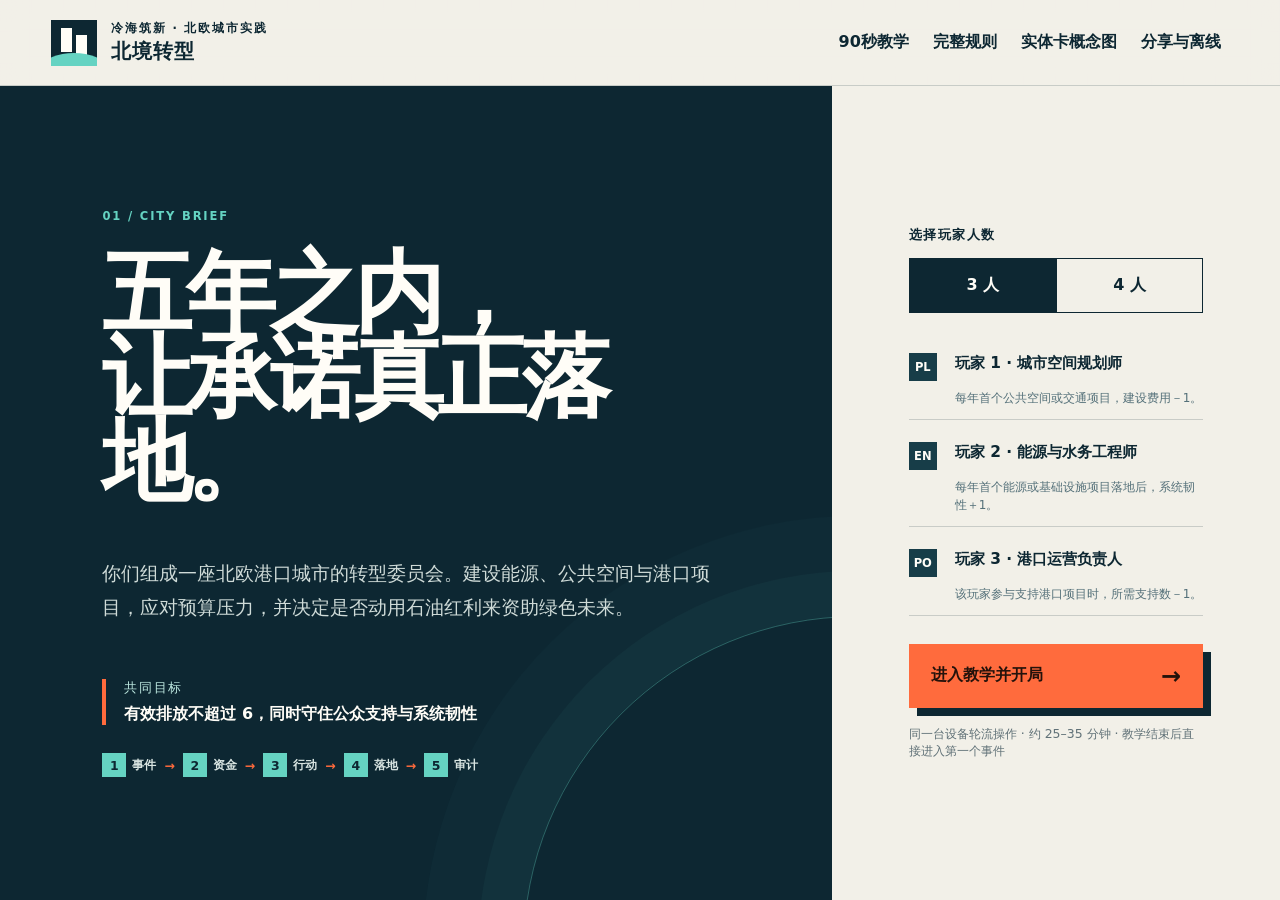
<file: index.html>
<!doctype html>
<html lang="zh-CN">
<head>
  <meta charset="utf-8">
  <meta name="viewport" content="width=device-width, initial-scale=1">
  <meta name="theme-color" content="#0d2732">
  <meta name="apple-mobile-web-app-capable" content="yes">
  <meta name="apple-mobile-web-app-status-bar-style" content="black-translucent">
  <meta name="description" content="以哥本哈根与奥斯陆可持续城市实践为背景的合作决策游戏。">
  <meta property="og:title" content="冷海筑新：北境转型 | Leng Hai Zhu Xin">
  <meta property="og:description" content="一款以哥本哈根与奥斯陆城市实践为背景的3–4人合作式气候治理游戏。五年之内，在排放、公众支持、系统韧性与石油红利之间作出共同选择。">
  <meta property="og:type" content="website">
  <meta property="og:url" content="https://66hhh.github.io/lenghaizhuxin-game/">
  <meta property="og:image" content="https://66hhh.github.io/lenghaizhuxin-game/assets/waterfront.webp">
  <meta property="og:image:alt" content="冬季北欧滨水空间与气候韧性景观">
  <meta name="twitter:card" content="summary_large_image">
  <meta name="twitter:title" content="冷海筑新：北境转型">
  <meta name="twitter:description" content="3–4人合作式气候治理游戏：五年之内，让城市承诺真正落地。">
  <meta name="twitter:image" content="https://66hhh.github.io/lenghaizhuxin-game/assets/waterfront.webp">
  <link rel="canonical" href="https://66hhh.github.io/lenghaizhuxin-game/">
  <title>冷海筑新：北境转型</title>
  <link rel="icon" type="image/svg+xml" href="./assets/app-icon.svg">
  <link rel="apple-touch-icon" href="./assets/app-icon-192.png">
  <link rel="manifest" href="./manifest.webmanifest">
  <link rel="stylesheet" href="./styles.css?v=2">
</head>
<body>
  <div class="app-shell">
    <header class="topbar">
      <div class="brand-lockup">
        <div class="brand-mark" aria-hidden="true"><span></span><i></i></div>
        <div>
          <p class="eyebrow">冷海筑新 · 北欧城市实践</p>
          <h1>北境转型</h1>
        </div>
      </div>
      <div class="top-actions">
        <button class="text-button guide-link" id="tutorialButton" type="button">90秒教学</button>
        <button class="text-button" id="rulesButton" type="button">完整规则</button>
        <button class="text-button" id="conceptButton" type="button">实体卡概念图</button>
        <button class="text-button" id="shareButton" type="button">分享与离线</button>
        <button class="text-button danger-text hidden" id="restartButton" type="button">重新开始</button>
      </div>
    </header>

    <main>
      <section id="setupScreen" class="setup-screen">
        <div class="setup-copy">
          <p class="section-index">01 / CITY BRIEF</p>
          <h2>五年之内，<br>让承诺真正落地。</h2>
          <p class="lede">你们组成一座北欧港口城市的转型委员会。建设能源、公共空间与港口项目，应对预算压力，并决定是否动用石油红利来资助绿色未来。</p>
          <div class="setup-note">
            <span>共同目标</span>
            <strong>有效排放不超过 6，同时守住公众支持与系统韧性</strong>
          </div>
          <div class="setup-loop" aria-label="每年流程">
            <span><b>1</b>事件</span><i>→</i><span><b>2</b>资金</span><i>→</i><span><b>3</b>行动</span><i>→</i><span><b>4</b>落地</span><i>→</i><span><b>5</b>审计</span>
          </div>
        </div>
        <div class="setup-panel">
          <div class="panel-label">选择玩家人数</div>
          <div class="count-switch" role="group" aria-label="玩家人数">
            <button class="count-option active" type="button" data-count="3">3 人</button>
            <button class="count-option" type="button" data-count="4">4 人</button>
          </div>
          <div id="rolePreview" class="role-preview" aria-live="polite"></div>
          <button id="startButton" class="primary-button" type="button">
            <span>进入教学并开局</span><b>→</b>
          </button>
          <p class="setup-footnote">同一台设备轮流操作 · 约 25–35 分钟 · 教学结束后直接进入第一个事件</p>
        </div>
      </section>

      <section id="gameScreen" class="game-screen hidden" aria-live="polite">
        <div class="status-strip">
          <div class="round-cell">
            <span>转型年度</span>
            <strong id="roundLabel">01 / 05</strong>
          </div>
          <div id="metrics" class="metrics"></div>
          <div class="paradox-cell">
            <span>悖论标记</span>
            <div id="paradoxTokens" class="token-row" aria-label="悖论标记数量"></div>
          </div>
        </div>

        <section class="turn-guide" aria-live="polite">
          <div class="phase-rail" id="phaseRail" aria-label="本年度流程"></div>
          <div class="guide-copy">
            <span id="guideKicker">当前任务</span>
            <strong id="guideTitle">先处理城市事件</strong>
            <p id="guideText">阅读事件并做出团队选择，结果会立即改变城市指标。</p>
          </div>
          <div class="win-check">
            <span>最终要守住</span>
            <b id="winCheckText">有效排放≤6 · 支持≥4 · 韧性≥5</b>
            <em id="paradoxWarning" class="paradox-warning hidden">悖论已超过 2：本局无法达成深度转型</em>
          </div>
        </section>

        <div class="game-grid">
          <aside class="city-column">
            <div class="column-heading">
              <div><p class="section-index">EVENT / 事件</p><h2>城市现场</h2></div>
              <span id="phaseBadge" class="phase-badge">事件阶段</span>
            </div>
            <article id="eventCard" class="event-card"></article>
            <div id="oilDecision" class="oil-decision hidden">
              <div class="oil-title"><span class="oil-dot"></span><strong>是否接受石油红利？</strong></div>
              <p id="oilPreview">收益会随接受次数递减；每次仍增加 1 枚悖论标记，并计入有效排放。</p>
              <div class="decision-buttons">
                <button id="declineOil" class="secondary-button" type="button">拒绝红利</button>
                <button id="acceptOil" class="oil-button" type="button">接受＋3预算</button>
              </div>
            </div>
            <div class="built-section">
              <div class="built-heading"><span>已落地项目</span><b id="builtCount">0</b></div>
              <div id="builtProjects" class="built-projects"><p class="empty-copy">城市仍在等待第一个改变。</p></div>
            </div>
          </aside>

          <section class="market-column">
            <div class="column-heading market-heading">
              <div><p class="section-index">PROJECT MARKET / 项目市场</p><h2>选择如何转型</h2></div>
              <div class="market-tools">
                <button id="refreshButton" class="refresh-button" type="button" disabled>刷新 1 张 · 1行动</button>
                <button id="auditButton" class="audit-button" type="button" disabled>年度审计 →</button>
              </div>
            </div>
            <div id="market" class="project-market"></div>
            <div id="actionBar" class="action-bar">
              <div class="active-player">
                <span>当前决策者</span>
                <strong id="activePlayerName">—</strong>
                <small id="activePlayerRole">—</small>
              </div>
              <div class="action-pips" id="actionPips" aria-label="剩余行动点"></div>
              <div class="quick-actions">
                <button id="dialogueAction" type="button">公众沟通 <span>1行动＋1预算</span></button>
                <button id="maintenanceAction" type="button">紧急维护 <span>1行动＋1预算</span></button>
              </div>
              <button id="nextPlayerButton" class="next-player" type="button">结束本轮操作</button>
            </div>
          </section>
        </div>

        <div class="log-drawer">
          <button id="logToggle" type="button" aria-expanded="false">决策记录 <span id="logCount">0</span></button>
          <div id="gameLog" class="game-log hidden"></div>
        </div>
      </section>
    </main>
  </div>

  <dialog id="eventDialog" class="game-dialog">
    <div id="eventDialogContent"></div>
  </dialog>

  <dialog id="tutorialDialog" class="tutorial-dialog">
    <div class="tutorial-topline">
      <p class="section-index">90-SECOND BRIEF / 新手教学</p>
      <span id="tutorialProgress">1 / 5</span>
    </div>
    <div id="tutorialContent"></div>
    <div class="tutorial-controls">
      <button id="tutorialBack" class="secondary-button" type="button">上一步</button>
      <button id="tutorialNext" class="primary-button compact-primary" type="button"><span>下一步</span><b>→</b></button>
    </div>
  </dialog>

  <dialog id="rulesDialog" class="info-dialog">
    <button class="dialog-close" type="button" data-close="rulesDialog" aria-label="关闭">×</button>
    <p class="section-index">HOW TO PLAY / 规则</p>
    <h2>共同决策，也共同承担后果</h2>
    <ol class="rules-list">
      <li><b>读取事件</b><span>每个年度先处理一项城市压力或机遇。</span></li>
      <li><b>决定资金来源</b><span>石油红利依次提供 3、2、1 点预算，每次都会留下 1 枚悖论标记。</span></li>
      <li><b>轮流行动</b><span>每人每年有 2 点行动；同一玩家每年对同一项目只能支持一次。</span></li>
      <li><b>合作落地</b><span>不同玩家的支持达到要求后，支付预算即可建设；落地本身不消耗行动。</span></li>
      <li><b>年度审计</b><span>五个年度后，排放、支持、韧性与悖论共同决定结局。</span></li>
    </ol>
    <section class="role-rules" aria-labelledby="roleRulesTitle">
      <h3 id="roleRulesTitle">角色能力</h3>
      <ul>
        <li><b>城市空间规划师</b><span>每年首个公共空间或交通项目，建设费用－1。</span></li>
        <li><b>能源与水务工程师</b><span>每年首个能源或基础设施项目落地后，系统韧性＋1。</span></li>
        <li><b>港口运营负责人</b><span>该玩家参与支持港口项目时，所需支持数－1。</span></li>
        <li><b>气候预算官</b><span>每年首次建设项目，费用－1。</span></li>
      </ul>
      <p>同一项目最多享受1点角色费用减免；若同时符合规划师和预算官能力，优先使用规划师能力，并保留预算官能力。</p>
    </section>
    <p class="event-rule"><b>港口用电高峰：</b>若已完成电网容量升级，系统韧性＋1；若尚未完成，系统韧性－1。</p>
    <div class="rules-goal"><span>深度转型条件</span><strong>有效排放 ≤ 6 · 支持 ≥ 4 · 韧性 ≥ 5 · 悖论 ≤ 2</strong></div>
  </dialog>

  <dialog id="conceptDialog" class="concept-dialog">
    <button class="dialog-close" type="button" data-close="conceptDialog" aria-label="关闭">×</button>
    <div class="concept-header">
      <div><p class="section-index">PHYSICAL EDITION / 实体概念</p><h2>线下卡片视觉概念</h2></div>
      <button id="printConcept" class="secondary-button" type="button">打印概念页</button>
    </div>
    <p class="concept-intro">实体卡沿用网页中的档案编号、项目标签与指标语言；图像使用统一的北欧城市转型纪实视觉，后续仍可替换为支队参访原片。</p>
    <div class="concept-grid">
      <article class="concept-card project-concept">
        <div class="concept-photo entity-card-image"><img src="./assets/entity-project-waste-to-energy.webp" alt="哥本哈根冬季垃圾能源回收与区域供热设施"><span>ARC / COPENHILL</span></div>
        <div class="concept-body"><p>CPH · ENERGY · 04</p><h3>残余垃圾能源回收</h3><div class="concept-stats"><span>预算 3</span><span>支持 2</span></div><small>与“区域供热网络”共同建设时，额外减少 1 点排放。</small></div>
      </article>
      <article class="concept-card event-concept">
        <div class="concept-photo entity-card-image"><img src="./assets/entity-event-port-power-peak.webp" alt="奥斯陆港渡轮、岸电与电动物流同时用电的夜间场景"><span>EVENT 07</span></div><div class="concept-body"><p>城市压力</p><h3>港口用电高峰</h3><small>若已完成电网容量升级，系统韧性＋1；若尚未完成，系统韧性－1。</small></div>
      </article>
      <article class="concept-card role-concept">
        <div class="concept-photo entity-card-image"><img src="./assets/entity-role-energy-water-engineer.webp" alt="工程师在城市能源与水务控制室检查系统网络"><span>ROLE 02</span></div><div class="concept-body"><p>系统协同</p><h3>能源与水务工程师</h3><small>每年首个能源或基础设施项目落地后，系统韧性＋1。</small></div>
      </article>
      <article class="concept-card paradox-concept">
        <div class="concept-photo entity-card-image"><img src="./assets/entity-paradox-oil-dividend.webp" alt="北海油气平台、海上风机与港口共同构成的能源转型悖论"><span>NORWAY PARADOX</span></div><div class="concept-body"><p>资金抉择</p><h3>石油红利</h3><div class="big-number">+3 / +2 / +1</div><small>收益逐次递减；每次仍增加 1 悖论，并计入有效排放。</small></div>
      </article>
    </div>
  </dialog>

  <dialog id="resultDialog" class="result-dialog">
    <div id="resultContent"></div>
  </dialog>

  <dialog id="shareDialog" class="share-dialog">
    <button class="dialog-close" type="button" data-close="shareDialog" aria-label="关闭">×</button>
    <p class="section-index">SHARE & OFFLINE / 分享</p>
    <h2>扫码进入北境转型</h2>
    <div class="share-layout">
      <img id="shareQrImage" src="./assets/app-icon.svg" alt="部署后由当前访问网址自动生成的二维码" width="512" height="512">
      <div class="share-copy">
        <p>部署后，二维码会自动指向当前在线地址；下载离线版后，电脑无需联网即可直接打开游玩。</p>
        <code id="shareUrlText">部署后自动显示当前网址</code>
        <div class="share-actions">
          <button id="copySiteLink" class="secondary-button" type="button">复制在线网址</button>
          <a id="offlineDownload" class="offline-button" href="./assets/leng-hai-offline.html" download>下载离线版</a>
        </div>
        <small id="shareStatus" aria-live="polite">静态部署后可直接扫码分享；本地打开时可使用离线版。</small>
      </div>
    </div>
  </dialog>

  <script src="./assets/qr-generator.js"></script>
  <script src="./game.js?v=2"></script>
</body>
</html>
</file>
<file: styles.css>
:root {
  --ink: #0d2732;
  --ink-2: #173d48;
  --paper: #f2f0e8;
  --paper-2: #e4e8e3;
  --sea: #65d3c2;
  --ice: #bce7df;
  --signal: #ff6b3d;
  --oil: #d4a629;
  --red: #e75842;
  --white: #fffdf7;
  --line: rgba(13,39,50,.18);
  --shadow: 0 24px 70px rgba(5,19,25,.2);
}

* { box-sizing: border-box; }
html { min-height: 100%; background: var(--ink); }
body { margin: 0; min-height: 100vh; overflow-x: hidden; color: var(--ink); font-family: Inter, "Noto Sans SC", "Microsoft YaHei", system-ui, sans-serif; background: var(--paper); }
button { font: inherit; }
button:focus-visible { outline: 3px solid var(--signal); outline-offset: 3px; }
.hidden { display: none !important; }
.app-shell { min-height: 100vh; background-image: linear-gradient(90deg, transparent 31px, rgba(13,39,50,.035) 32px), linear-gradient(transparent 31px, rgba(13,39,50,.035) 32px); background-size: 32px 32px; }

.topbar { height: 86px; display: flex; align-items: center; justify-content: space-between; padding: 0 clamp(20px,4vw,64px); border-bottom: 1px solid var(--line); background: rgba(242,240,232,.94); backdrop-filter: blur(12px); position: sticky; top: 0; z-index: 20; }
.brand-lockup { display: flex; gap: 14px; align-items: center; }
.brand-mark { width: 46px; height: 46px; background: var(--ink); position: relative; overflow: hidden; }
.brand-mark span { position: absolute; width: 11px; height: 24px; background: var(--white); left: 10px; top: 8px; box-shadow: 15px 7px 0 var(--white); }
.brand-mark i { position: absolute; width: 60px; height: 25px; background: var(--sea); border-radius: 50%; left: -7px; bottom: -12px; }
.eyebrow, .section-index { margin: 0; font-size: .72rem; font-weight: 800; letter-spacing: .16em; text-transform: uppercase; }
.brand-lockup h1 { font-size: 1.22rem; margin: 2px 0 0; letter-spacing: .04em; }
.top-actions { display: flex; align-items: center; gap: 8px; }
.text-button { border: 0; border-bottom: 1px solid transparent; color: var(--ink); background: transparent; padding: 10px 8px; cursor: pointer; font-weight: 700; }
.text-button:hover { border-color: currentColor; }
.danger-text { color: #a63b2a; }

.setup-screen { min-height: calc(100vh - 86px); display: grid; grid-template-columns: minmax(0,1.3fr) minmax(360px,.7fr); }
.setup-copy { padding: clamp(48px,8vw,110px); background: var(--ink); color: var(--white); display: flex; flex-direction: column; justify-content: center; position: relative; overflow: hidden; }
.setup-copy::after { content: ""; position: absolute; width: 52vw; height: 52vw; border: 1px solid rgba(101,211,194,.35); border-radius: 50%; right: -28vw; bottom: -30vw; box-shadow: 0 0 0 45px rgba(101,211,194,.04), 0 0 0 100px rgba(101,211,194,.025); }
.setup-copy .section-index { color: var(--sea); }
.setup-copy h2 { font-size: clamp(3.2rem,7vw,7rem); line-height: .94; letter-spacing: -.07em; margin: 28px 0 34px; max-width: 900px; position: relative; z-index: 1; }
.lede { font-size: clamp(1rem,1.5vw,1.25rem); line-height: 1.8; max-width: 650px; color: #cfdbd8; position: relative; z-index: 1; }
.setup-note { display: flex; flex-direction: column; gap: 7px; border-left: 4px solid var(--signal); margin-top: 34px; padding-left: 18px; max-width: 580px; position: relative; z-index: 1; }
.setup-note span { color: var(--ice); font-size: .82rem; letter-spacing: .12em; }
.setup-note strong { font-size: 1rem; }
.setup-loop { display: flex; flex-wrap: wrap; align-items: center; gap: 8px; margin-top: 28px; position: relative; z-index: 1; color: #d8e4e1; font-size: .78rem; font-weight: 800; }
.setup-loop span { display: inline-flex; align-items: center; gap: 6px; }
.setup-loop b { width: 24px; height: 24px; display: inline-grid; place-items: center; background: var(--sea); color: var(--ink); }
.setup-loop i { color: var(--signal); font-style: normal; }
.setup-panel { padding: clamp(36px,6vw,80px); display: flex; flex-direction: column; justify-content: center; background: var(--paper); }
.panel-label { font-size: .8rem; font-weight: 800; letter-spacing: .12em; margin-bottom: 14px; }
.count-switch { display: grid; grid-template-columns: 1fr 1fr; border: 1px solid var(--ink); margin-bottom: 28px; }
.count-option { padding: 16px; border: 0; background: transparent; font-weight: 800; cursor: pointer; color: var(--ink); }
.count-option + .count-option { border-left: 1px solid var(--ink); }
.count-option.active { color: var(--white); background: var(--ink); }
.role-preview { display: grid; gap: 10px; margin-bottom: 28px; }
.role-preview-item { display: grid; grid-template-columns: 34px 1fr auto; gap: 12px; align-items: center; padding: 12px 0; border-bottom: 1px solid var(--line); }
.role-preview-item b { width: 28px; height: 28px; display: grid; place-items: center; color: var(--white); background: var(--ink-2); font-size: .72rem; }
.role-preview-item strong { font-size: .96rem; }
.role-preview-item span { font-size: .75rem; color: #547079; }

@media (max-width: 1500px) {
  .role-preview-item { grid-template-columns: 34px minmax(0,1fr); gap: 8px 12px; align-items: start; }
  .role-preview-item strong { line-height: 1.4; word-break: keep-all; }
  .role-preview-item span { grid-column: 2; line-height: 1.5; }
}
.primary-button { border: 0; background: var(--signal); color: #24120b; padding: 18px 22px; display: flex; justify-content: space-between; align-items: center; font-weight: 900; cursor: pointer; box-shadow: 8px 8px 0 var(--ink); }
.primary-button:hover { transform: translate(2px,2px); box-shadow: 6px 6px 0 var(--ink); }
.primary-button b { font-size: 1.5rem; }
.setup-footnote { font-size: .78rem; color: #607177; margin: 18px 0 0; }

.game-screen { padding: 24px clamp(16px,3vw,48px) 60px; }
.status-strip { display: grid; grid-template-columns: 135px 1fr 155px; border: 1px solid var(--ink); background: var(--white); box-shadow: 7px 7px 0 rgba(13,39,50,.16); }
.round-cell, .paradox-cell { padding: 16px 18px; display: flex; flex-direction: column; justify-content: center; }
.round-cell { color: var(--white); background: var(--ink); }
.round-cell span, .paradox-cell span { font-size: .7rem; letter-spacing: .12em; font-weight: 800; }
.round-cell strong { font-size: 1.4rem; margin-top: 4px; }
.metrics { display: grid; grid-template-columns: repeat(5,1fr); }
.metric { padding: 13px 16px; border-right: 1px solid var(--line); }
.metric-name { display: flex; justify-content: space-between; font-size: .78rem; font-weight: 800; }
.metric-name b { font-size: 1rem; }
.metric-track { height: 7px; background: #d8dfdc; margin-top: 10px; overflow: hidden; }
.metric-fill { height: 100%; transition: width .35s ease; background: var(--sea); }
.metric.emissions .metric-fill { background: var(--signal); }
.metric.effective .metric-fill { background: var(--red); }
.metric.budget .metric-fill { background: #348bb2; }
.metric.support .metric-fill { background: #80a857; }
.metric.resilience .metric-fill { background: var(--sea); }
.paradox-cell { border-left: 1px solid var(--line); }
.token-row { display: flex; gap: 5px; margin-top: 10px; min-height: 13px; }
.token { width: 13px; height: 13px; border-radius: 50%; background: var(--oil); border: 2px solid var(--ink); }

.turn-guide { margin-top: 22px; display: grid; grid-template-columns: minmax(360px,.9fr) minmax(360px,1.1fr) minmax(240px,.65fr); border: 1px solid var(--ink); background: var(--white); box-shadow: 5px 5px 0 rgba(13,39,50,.12); }
.phase-rail { display: grid; grid-template-columns: repeat(5,1fr); align-items: stretch; border-right: 1px solid var(--ink); }
.phase-rail span { display: grid; place-items: center; min-height: 78px; padding: 9px 5px; border-right: 1px solid var(--line); color: #688087; font-size: .72rem; font-weight: 900; text-align: center; }
.phase-rail span:last-child { border-right: 0; }
.phase-rail span.done { background: var(--paper-2); color: var(--ink); }
.phase-rail span.active { background: var(--signal); color: #29150e; }
.guide-copy { padding: 13px 18px; display: flex; flex-direction: column; justify-content: center; }
.guide-copy > span, .win-check > span { color: #5e777e; font-size: .68rem; letter-spacing: .1em; font-weight: 900; }
.guide-copy strong { margin-top: 5px; font-size: 1rem; }
.guide-copy p { margin: 5px 0 0; color: #526a71; font-size: .8rem; line-height: 1.45; }
.win-check { display: flex; flex-direction: column; justify-content: center; gap: 7px; padding: 13px 16px; color: var(--white); background: var(--ink); }
.win-check b { font-size: .8rem; line-height: 1.5; }
.paradox-warning { padding: 7px 8px; color: #2b180b; background: var(--oil); font-size: .72rem; line-height: 1.4; font-style: normal; font-weight: 900; }

.game-grid { margin-top: 26px; display: grid; grid-template-columns: minmax(300px,.7fr) minmax(620px,1.3fr); gap: 26px; align-items: start; }
.city-column, .market-column { min-width: 0; }
.column-heading { min-height: 60px; display: flex; align-items: flex-end; justify-content: space-between; gap: 16px; border-bottom: 2px solid var(--ink); padding-bottom: 12px; margin-bottom: 16px; }
.column-heading h2 { margin: 5px 0 0; font-size: 1.6rem; }
.phase-badge { font-size: .72rem; background: var(--ink); color: var(--white); padding: 7px 9px; font-weight: 800; }
.event-card { min-height: 250px; background: var(--ink); color: var(--white); padding: 26px; position: relative; overflow: hidden; box-shadow: var(--shadow); }
.event-card::after { content: ""; position: absolute; width: 220px; height: 220px; border: 1px solid rgba(101,211,194,.5); border-radius: 50%; right: -90px; top: -90px; box-shadow: 0 0 0 26px rgba(101,211,194,.06), 0 0 0 52px rgba(101,211,194,.04); }
.event-meta { color: var(--sea); font-size: .72rem; font-weight: 800; letter-spacing: .12em; }
.event-card h3 { font-size: 2rem; line-height: 1.05; margin: 38px 0 16px; max-width: 330px; position: relative; z-index: 1; }
.event-card p { color: #d3dfdc; line-height: 1.65; max-width: 420px; position: relative; z-index: 1; }
.event-effect { display: inline-block; margin-top: 12px; border-top: 1px solid rgba(255,255,255,.25); padding-top: 12px; color: var(--ice); font-weight: 700; }
.oil-decision { padding: 18px; margin-top: 14px; border: 1px solid #a68322; background: #fff9dc; }
.oil-title { display: flex; align-items: center; gap: 9px; }
.oil-dot { width: 12px; height: 12px; border-radius: 50%; background: var(--oil); border: 2px solid var(--ink); }
.oil-decision p { font-size: .86rem; line-height: 1.5; }
.decision-buttons { display: grid; grid-template-columns: 1fr 1fr; gap: 8px; }
.secondary-button, .oil-button { border: 1px solid var(--ink); padding: 11px 12px; font-weight: 800; cursor: pointer; }
.secondary-button { background: transparent; color: var(--ink); }
.oil-button { background: var(--oil); color: var(--ink); }
.built-section { margin-top: 22px; }
.built-heading { display: flex; align-items: center; justify-content: space-between; font-size: .82rem; font-weight: 800; letter-spacing: .08em; }
.built-heading b { width: 28px; height: 28px; display: grid; place-items: center; border-radius: 50%; background: var(--ink); color: var(--white); }
.built-projects { margin-top: 10px; display: flex; flex-wrap: wrap; gap: 7px; }
.built-chip { border: 1px solid var(--ink); background: var(--white); padding: 7px 9px; font-size: .75rem; font-weight: 700; }
.empty-copy { color: #698087; font-size: .82rem; }

.market-tools { display: flex; gap: 7px; align-items: center; }
.audit-button, .refresh-button { border: 1px solid var(--ink); color: var(--ink); padding: 11px 12px; font-weight: 900; cursor: pointer; }
.audit-button { background: var(--sea); }
.refresh-button { background: var(--paper-2); }
.audit-button:disabled { opacity: .35; cursor: not-allowed; }
.refresh-button:disabled { opacity: .42; cursor: not-allowed; }
.project-market { display: grid; grid-template-columns: repeat(3,minmax(0,1fr)); gap: 14px; }
.project-card { min-height: 420px; display: flex; flex-direction: column; background: var(--white); border: 1px solid var(--ink); box-shadow: 6px 6px 0 rgba(13,39,50,.14); overflow: hidden; transition: transform .18s ease, box-shadow .18s ease; }
.project-card:hover { transform: translateY(-3px); box-shadow: 8px 10px 0 rgba(13,39,50,.13); }
.project-photo { height: 132px; aspect-ratio: 5/3; position: relative; background: var(--ink-2); overflow: hidden; }
.project-photo img { width: 100%; height: 100%; display: block; object-fit: cover; object-position: center; filter: saturate(.88) contrast(1.03); }
.project-photo::before { content: ""; position: absolute; inset: 0; z-index: 1; background: rgba(5,22,29,.12); pointer-events: none; }
.project-photo::after { content: attr(data-code); position: absolute; left: 14px; bottom: 12px; color: var(--white); font-size: .72rem; font-weight: 900; letter-spacing: .12em; }
.project-photo::after { z-index: 2; text-shadow: 0 2px 5px rgba(0,0,0,.8); }
.refresh-card { position: absolute; inset: 0; z-index: 4; width: 100%; border: 0; color: var(--white); background: rgba(13,39,50,.86); cursor: pointer; font-weight: 900; }
.refresh-card:hover { background: rgba(255,107,61,.92); color: var(--ink); }
.project-content { padding: 16px; flex: 1; display: flex; flex-direction: column; }
.project-tags { display: flex; gap: 5px; flex-wrap: wrap; }
.project-tags span { font-size: .65rem; font-weight: 900; padding: 4px 6px; background: var(--paper-2); }
.project-content h3 { font-size: 1.12rem; line-height: 1.25; margin: 13px 0 8px; }
.project-content p { font-size: .8rem; line-height: 1.55; color: #526970; margin: 0 0 12px; }
.project-numbers { display: grid; grid-template-columns: 1fr 1fr; gap: 7px; margin-top: auto; }
.project-numbers div { border-top: 1px solid var(--line); padding-top: 8px; display: flex; justify-content: space-between; font-size: .72rem; }
.project-numbers b { font-size: .92rem; }
.support-line { margin-top: 12px; }
.support-track { display: flex; gap: 5px; min-height: 12px; }
.support-dot { width: 11px; height: 11px; border: 1px solid var(--ink); background: transparent; }
.support-dot.filled { background: var(--signal); }
.project-state { margin: 8px 0 0 !important; padding: 7px 8px; color: #466169 !important; background: var(--paper-2); font-weight: 800; }
.project-state.ready { color: #163b33 !important; background: #c9eee5; }
.project-actions { display: grid; grid-template-columns: 1fr 1fr; border-top: 1px solid var(--ink); }
.project-actions button { border: 0; padding: 12px 7px; cursor: pointer; font-size: .76rem; font-weight: 900; background: var(--paper-2); color: var(--ink); }
.project-actions button + button { border-left: 1px solid var(--ink); }
.project-actions .build-button { background: var(--sea); }
.project-actions button:disabled { opacity: .35; cursor: not-allowed; }

.action-bar { margin-top: 18px; border: 1px solid var(--ink); display: grid; grid-template-columns: 180px 86px 1fr 140px; background: var(--ink); color: var(--white); align-items: stretch; }
.active-player { padding: 15px; display: flex; flex-direction: column; border-right: 1px solid rgba(255,255,255,.2); }
.active-player span { font-size: .62rem; letter-spacing: .1em; color: var(--ice); }
.active-player strong { font-size: 1rem; margin-top: 3px; }
.active-player small { color: #c7d5d2; margin-top: 3px; }
.action-pips { display: flex; align-items: center; justify-content: center; gap: 7px; border-right: 1px solid rgba(255,255,255,.2); }
.action-pip { width: 19px; height: 19px; transform: rotate(45deg); background: var(--signal); border: 2px solid var(--white); }
.action-pip.used { background: transparent; opacity: .35; }
.quick-actions { display: grid; grid-template-columns: 1fr 1fr; }
.quick-actions button { background: transparent; border: 0; color: var(--white); cursor: pointer; font-size: .78rem; font-weight: 800; }
.quick-actions button + button { border-left: 1px solid rgba(255,255,255,.2); }
.quick-actions button span { display: block; color: #a9bfba; font-size: .62rem; margin-top: 4px; }
.quick-actions button:disabled { opacity: .35; cursor: not-allowed; }
.next-player { border: 0; background: var(--signal); color: #27150e; font-weight: 900; padding: 10px; cursor: pointer; }
.coach-focus { position: relative; z-index: 2; box-shadow: 0 0 0 4px var(--signal), 0 0 0 9px rgba(255,107,61,.2) !important; }

.log-drawer { margin-top: 20px; border-top: 1px solid var(--line); padding-top: 10px; }
.log-drawer > button { border: 0; background: transparent; color: var(--ink); cursor: pointer; font-weight: 800; }
.log-drawer > button span { display: inline-grid; place-items: center; min-width: 23px; height: 23px; border-radius: 50%; background: var(--ink); color: var(--white); margin-left: 5px; }
.game-log { margin-top: 10px; max-height: 180px; overflow: auto; border-left: 3px solid var(--sea); padding-left: 14px; }
.log-item { font-size: .8rem; padding: 5px 0; color: #4e666d; }
.log-item b { color: var(--ink); }

dialog { border: 0; padding: 0; color: var(--ink); background: var(--paper); box-shadow: 0 30px 100px rgba(0,0,0,.38); }
dialog::backdrop { background: rgba(5,20,26,.72); backdrop-filter: blur(4px); }
.dialog-close { position: absolute; top: 12px; right: 16px; border: 0; background: transparent; font-size: 2rem; color: inherit; cursor: pointer; z-index: 3; }
.info-dialog { width: min(680px,calc(100vw - 30px)); max-height: calc(100vh - 30px); padding: 42px; overflow-y: auto; }
.info-dialog h2, .concept-dialog h2 { font-size: 2rem; margin: 10px 0 28px; }
.rules-list { list-style: none; padding: 0; margin: 0; display: grid; gap: 12px; counter-reset: rule; }
.rules-list li { display: grid; grid-template-columns: 145px 1fr; gap: 18px; border-top: 1px solid var(--line); padding-top: 12px; }
.rules-list span { color: #536a71; line-height: 1.6; }
.role-rules { margin-top: 24px; padding: 18px; border: 1px solid var(--line); background: var(--paper-2); }
.role-rules h3 { margin: 0 0 12px; font-size: 1rem; }
.role-rules ul { list-style: none; display: grid; gap: 9px; margin: 0; padding: 0; }
.role-rules li { display: grid; grid-template-columns: 145px 1fr; gap: 12px; font-size: .82rem; line-height: 1.5; }
.role-rules span { color: #536a71; }
.role-rules p, .event-rule { margin: 14px 0 0; color: #536a71; font-size: .82rem; line-height: 1.6; }
.event-rule { padding: 12px 14px; border-left: 3px solid var(--sea); background: var(--white); }
.rules-goal { background: var(--ink); color: var(--white); margin-top: 28px; padding: 17px; display: flex; flex-direction: column; gap: 6px; }
.rules-goal span { color: var(--sea); font-size: .7rem; letter-spacing: .12em; font-weight: 800; }
.concept-dialog { width: min(1080px,calc(100vw - 30px)); max-height: calc(100vh - 30px); padding: 38px; overflow-y: auto; }
.concept-header { display: flex; justify-content: space-between; align-items: flex-end; gap: 20px; }
.concept-intro { color: #526970; max-width: 700px; line-height: 1.6; }
.concept-grid { display: grid; grid-template-columns: repeat(4,1fr); gap: 16px; margin-top: 24px; }
.concept-card { min-width: 0; min-height: 390px; border: 1px solid var(--ink); background: var(--white); display: flex; flex-direction: column; overflow: hidden; box-shadow: 5px 5px 0 rgba(13,39,50,.18); }
.concept-photo { width: 100%; height: auto; aspect-ratio: 5 / 3; flex: 0 0 auto; position: relative; display: flex; align-items: flex-end; padding: 13px; color: var(--white); font-weight: 900; letter-spacing: .1em; font-size: .68rem; background: var(--ink); text-shadow: 0 2px 6px rgba(0,0,0,.75); overflow: hidden; }
.concept-photo img { position: absolute; inset: 0; display: block; width: 100%; height: 100%; object-fit: cover; }
.concept-photo span { position: relative; z-index: 1; }
.concept-body { padding: 17px; display: flex; flex-direction: column; flex: 1; }
.concept-body p { margin: 0; font-size: .62rem; letter-spacing: .12em; font-weight: 900; color: #527077; }
.concept-body h3 { margin: 13px 0; font-size: 1.32rem; line-height: 1.2; }
.concept-body small { margin-top: auto; line-height: 1.55; color: #51686e; }
.concept-stats { display: flex; gap: 7px; }
.concept-stats span { border: 1px solid var(--ink); padding: 5px 7px; font-size: .72rem; font-weight: 800; }
.event-concept { background: var(--ink); color: var(--white); }
.event-concept .concept-body p, .event-concept .concept-body small { color: #bfd1cd; }
.role-concept { background: var(--paper-2); }
.paradox-concept { background: #f3e5ae; }
.big-number { font-size: 2.05rem; font-weight: 900; margin: 0 0 10px; }

.tutorial-dialog { width: min(760px,calc(100vw - 28px)); max-height: calc(100vh - 28px); padding: 38px; overflow-y: auto; }
.tutorial-topline { display: flex; justify-content: space-between; align-items: center; color: #587077; }
.tutorial-topline > span { min-width: 54px; padding: 7px 9px; color: var(--white); background: var(--ink); font-size: .76rem; font-weight: 900; text-align: center; }
.tutorial-kicker { margin: 30px 0 8px; color: #557079; font-size: .72rem; letter-spacing: .12em; font-weight: 900; }
.tutorial-dialog h2 { max-width: 650px; margin: 0; font-size: clamp(2rem,5vw,3.5rem); line-height: 1.05; letter-spacing: -.04em; }
.tutorial-copy { max-width: 660px; margin: 20px 0 24px; color: #4f676e; font-size: 1rem; line-height: 1.75; }
.tutorial-metrics, .tutorial-example, .tutorial-equation { display: flex; align-items: stretch; gap: 8px; padding: 14px; border: 1px solid var(--ink); background: var(--white); }
.tutorial-metrics span, .tutorial-example span, .tutorial-example b, .tutorial-equation span, .tutorial-equation strong { flex: 1; padding: 12px; background: var(--paper-2); font-size: .82rem; }
.tutorial-metrics b { display: block; margin-top: 6px; font-size: 1.05rem; }
.tutorial-metrics .carbon { background: #ffe1d7; }
.tutorial-example i, .tutorial-equation > b { align-self: center; color: var(--signal); font-style: normal; font-size: 1.3rem; }
.tutorial-example b, .tutorial-equation strong { color: var(--white); background: var(--ink); }
.tutorial-controls { display: flex; justify-content: space-between; gap: 12px; margin-top: 30px; }
.tutorial-controls > button { min-width: 140px; }
.tutorial-controls button:disabled { opacity: .3; cursor: not-allowed; }
.tutorial-role-rules { display: grid; grid-template-columns: repeat(2,1fr); gap: 7px; margin-bottom: 9px; }
.tutorial-role-rules span { padding: 9px 10px; border-left: 3px solid var(--sea); background: var(--paper-2); color: #3f5961; font-size: .76rem; line-height: 1.45; }
.compact-primary { min-width: 190px; padding: 13px 17px; }

.game-dialog { width: min(600px,calc(100vw - 28px)); background: var(--ink); color: var(--white); }
.event-modal { padding: 34px; }
.event-modal .section-index { color: var(--sea); }
.event-modal h2 { font-size: 2.4rem; margin: 16px 0; }
.event-modal p { color: #ccdad7; line-height: 1.7; }
.choice-grid { display: grid; grid-template-columns: 1fr 1fr; gap: 10px; margin-top: 24px; }
.choice-grid button { text-align: left; border: 1px solid rgba(255,255,255,.4); background: transparent; color: var(--white); padding: 15px; cursor: pointer; font-weight: 800; }
.choice-grid button:hover { border-color: var(--sea); background: rgba(101,211,194,.1); }
.choice-grid button small { display: block; margin-top: 7px; color: var(--ice); font-weight: 500; line-height: 1.4; }
.result-dialog { width: min(760px,calc(100vw - 28px)); }
.result-wrap { padding: 46px; }
.result-band { height: 12px; background: var(--sea); margin: -46px -46px 34px; }
.result-wrap.limited .result-band { background: var(--oil); }
.result-wrap.failed .result-band { background: var(--red); }
.result-kicker { font-size: .72rem; letter-spacing: .14em; font-weight: 900; color: #527077; }
.result-wrap h2 { font-size: clamp(2.5rem,7vw,5rem); line-height: .95; letter-spacing: -.05em; margin: 12px 0 22px; }
.result-copy { line-height: 1.75; color: #526970; }
.result-metrics { display: grid; grid-template-columns: repeat(4,1fr); margin: 28px 0; border: 1px solid var(--ink); }
.result-metrics div { padding: 13px; border-right: 1px solid var(--ink); }
.result-metrics div:last-child { border: 0; }
.result-metrics span { font-size: .66rem; display: block; }
.result-metrics b { font-size: 1.35rem; }
.result-actions { display: flex; gap: 10px; }
.decision-summary { display: grid; grid-template-columns: repeat(2,1fr); gap: 8px; margin: 20px 0; }
.decision-summary b { grid-column: 1 / -1; }
.decision-summary span { padding: 10px; background: var(--paper-2); font-size: .78rem; line-height: 1.5; }

.share-dialog { width: min(760px,calc(100vw - 30px)); max-height: calc(100vh - 30px); padding: 38px; overflow-y: auto; }
.share-dialog h2 { margin: 10px 42px 26px 0; font-size: 2rem; }
.share-layout { display: grid; grid-template-columns: minmax(220px,.8fr) minmax(0,1.2fr); gap: 28px; align-items: center; }
.share-layout img { display: block; width: 100%; height: auto; border: 12px solid var(--white); box-shadow: 5px 5px 0 rgba(13,39,50,.16); }
.share-copy { min-width: 0; }
.share-copy p { margin: 0 0 16px; color: #4f676e; line-height: 1.7; }
.share-copy code { display: block; overflow-wrap: anywhere; padding: 11px 12px; color: var(--ice); background: var(--ink); font-size: .78rem; line-height: 1.5; }
.share-actions { display: grid; grid-template-columns: 1fr 1fr; gap: 8px; margin-top: 14px; }
.share-actions > * { min-height: 46px; }
.offline-button { display: grid; place-items: center; padding: 10px 12px; color: #24120b; background: var(--signal); border: 1px solid var(--ink); font-weight: 900; text-align: center; text-decoration: none; }
.share-copy small { display: block; margin-top: 14px; color: #607177; line-height: 1.55; }

@media (max-width: 1050px) {
  .setup-screen { grid-template-columns: 1fr; }
  .setup-copy { min-height: 58vh; }
  .game-grid { grid-template-columns: 1fr; }
  .project-card { min-height: 390px; }
  .concept-grid { grid-template-columns: repeat(2,1fr); }
  .turn-guide { grid-template-columns: 1fr 1fr; }
  .phase-rail { grid-column: 1 / -1; border-right: 0; border-bottom: 1px solid var(--ink); }
  .phase-rail span { min-height: 54px; }
}

@media (max-width: 760px) {
  html { scroll-padding-bottom: 176px; }
  button { touch-action: manipulation; -webkit-tap-highlight-color: transparent; }
  .app-shell { background-size: 24px 24px; }
  .topbar { height: auto; min-height: 0; align-items: stretch; flex-direction: column; padding: max(10px,env(safe-area-inset-top)) 12px 8px; gap: 8px; }
  .brand-lockup { gap: 10px; }
  .brand-mark { width: 34px; height: 34px; flex: 0 0 34px; }
  .brand-mark span { transform: scale(.78); transform-origin: top left; }
  .brand-lockup h1 { font-size: 1rem; }
  .eyebrow { font-size: .68rem; letter-spacing: .1em; }
  .top-actions { width: 100%; flex-wrap: nowrap; justify-content: flex-start; gap: 6px; overflow-x: auto; overscroll-behavior-inline: contain; scrollbar-width: none; -webkit-overflow-scrolling: touch; padding-bottom: 2px; }
  .top-actions::-webkit-scrollbar { display: none; }
  .text-button { flex: 0 0 auto; min-height: 38px; border: 1px solid var(--line); padding: 8px 10px; background: rgba(255,253,247,.72); font-size: .78rem; white-space: nowrap; }
  .setup-copy { min-height: 0; padding: 48px 20px 42px; }
  .setup-copy h2 { margin: 22px 0 24px; font-size: clamp(2.75rem,14vw,4rem); line-height: .98; }
  .lede { font-size: 1rem; line-height: 1.7; }
  .setup-note { margin-top: 26px; }
  .setup-loop { display: grid; grid-template-columns: repeat(5,minmax(0,1fr)); width: 100%; gap: 4px; margin-top: 24px; }
  .setup-loop i { display: none; }
  .setup-loop span { min-width: 0; flex-direction: column; justify-content: center; gap: 5px; font-size: .72rem; text-align: center; }
  .setup-panel { padding: 34px 20px calc(34px + env(safe-area-inset-bottom)); }
  .count-option, .primary-button { min-height: 52px; }
  .role-preview-item { grid-template-columns: 34px minmax(0,1fr); gap: 8px 10px; align-items: start; }
  .role-preview-item span { grid-column: 2; font-size: .78rem; line-height: 1.5; }
  .setup-footnote { font-size: .8rem; line-height: 1.55; }
  .game-screen { padding: 14px 10px 180px; }
  .status-strip { grid-template-columns: 1fr 1fr; box-shadow: 4px 4px 0 rgba(13,39,50,.14); }
  .round-cell, .paradox-cell { min-height: 76px; padding: 12px 14px; }
  .metrics { grid-column: 1 / -1; order: 3; grid-template-columns: repeat(2,1fr); border-top: 1px solid var(--ink); }
  .metric.effective { background: #fff0ea; }
  .metric { min-width: 0; padding: 11px 12px; border-bottom: 1px solid var(--line); }
  .metric:last-child { grid-column: 1 / -1; }
  .metric-name { gap: 8px; font-size: .75rem; }
  .paradox-cell { border-left: 1px solid var(--ink); }
  .token-row { flex-wrap: wrap; }
  .turn-guide { margin-top: 16px; grid-template-columns: 1fr; }
  .phase-rail { grid-column: auto; grid-template-columns: repeat(5,minmax(70px,1fr)); overflow-x: auto; border-right: 0; border-bottom: 1px solid var(--ink); scroll-snap-type: x proximity; scrollbar-width: none; -webkit-overflow-scrolling: touch; }
  .phase-rail::-webkit-scrollbar { display: none; }
  .phase-rail span { min-height: 52px; scroll-snap-align: start; }
  .guide-copy, .win-check { min-height: 0; padding: 14px; }
  .guide-copy strong { font-size: 1.05rem; }
  .guide-copy p, .win-check b { font-size: .86rem; }
  .game-grid { margin-top: 20px; gap: 24px; }
  .column-heading { min-height: 0; align-items: center; }
  .column-heading h2 { font-size: 1.45rem; }
  .event-card { min-height: 210px; padding: 20px; }
  .event-card h3 { margin: 28px 0 13px; font-size: 1.75rem; }
  .event-card p, .event-effect { font-size: .9rem; }
  .oil-decision { padding: 15px; }
  .decision-buttons button { min-height: 46px; }
  .project-market { grid-template-columns: 1fr; }
  .project-card { min-height: 0; }
  .project-card:hover { transform: none; box-shadow: 6px 6px 0 rgba(13,39,50,.14); }
  .project-photo { width: 100%; height: auto; aspect-ratio: 5 / 3; }
  .project-content { padding: 16px 15px; }
  .project-tags span { font-size: .75rem; }
  .project-content h3 { font-size: 1.25rem; }
  .project-content p { font-size: .9rem; }
  .project-numbers div, .project-state { font-size: .8rem; }
  .project-actions button { min-height: 50px; padding: 12px 8px; font-size: .84rem; }
  .market-heading { flex-wrap: wrap; }
  .market-tools { width: 100%; }
  .market-tools button { flex: 1; min-height: 44px; }
  .action-bar { position: fixed; left: 10px; right: 10px; bottom: max(8px,env(safe-area-inset-bottom)); z-index: 30; grid-template-columns: minmax(0,1fr) 70px minmax(108px,.8fr); margin: 0; box-shadow: 0 12px 36px rgba(5,19,25,.38); }
  .active-player { grid-column: 1; min-width: 0; padding: 10px 12px; }
  .active-player strong, .active-player small { overflow: hidden; text-overflow: ellipsis; white-space: nowrap; }
  .active-player small { font-size: .72rem; }
  .action-pips { grid-column: 2; }
  .action-pip { width: 16px; height: 16px; }
  .quick-actions { grid-column: 1 / -1; grid-row: 2; min-height: 54px; border-top: 1px solid rgba(255,255,255,.2); }
  .quick-actions button { min-height: 54px; font-size: .82rem; }
  .quick-actions button span { font-size: .7rem; }
  .next-player { grid-column: 3; grid-row: 1; min-height: 58px; padding: 8px; }
  .market-heading { align-items: flex-end; }
  .audit-button { padding: 9px; font-size: .75rem; }
  .concept-grid { grid-template-columns: 1fr; }
  .concept-header { align-items: flex-start; flex-direction: column; }
  .concept-card { min-height: 0; }
  .concept-photo { aspect-ratio: 5 / 3; }
  .rules-list li { grid-template-columns: 1fr; gap: 5px; }
  .role-rules li, .tutorial-role-rules { grid-template-columns: 1fr; }
  .choice-grid { grid-template-columns: 1fr; }
  .result-metrics { grid-template-columns: repeat(2,1fr); }
  .result-metrics div:nth-child(2) { border-right: 0; }
  .result-metrics div:nth-child(-n+2) { border-bottom: 1px solid var(--ink); }
  .info-dialog, .concept-dialog, .tutorial-dialog, .game-dialog, .result-dialog, .share-dialog { width: calc(100vw - 16px); max-height: calc(100vh - 16px); max-height: calc(100dvh - 16px); overflow-y: auto; overscroll-behavior: contain; }
  .info-dialog, .concept-dialog, .tutorial-dialog, .share-dialog { padding: 24px 18px; }
  .info-dialog h2, .concept-dialog h2 { margin-right: 30px; font-size: 1.65rem; }
  .dialog-close { width: 44px; height: 44px; top: 4px; right: 4px; }
  .event-modal { padding: 26px 20px; }
  .event-modal h2 { font-size: 2rem; }
  .choice-grid button { min-height: 58px; }
  .tutorial-topline { gap: 10px; align-items: flex-start; }
  .tutorial-dialog h2 { font-size: clamp(1.9rem,10vw,2.8rem); }
  .tutorial-copy { margin: 16px 0 20px; font-size: .95rem; line-height: 1.65; }
  .tutorial-metrics, .tutorial-example, .tutorial-equation { flex-direction: column; }
  .tutorial-example i, .tutorial-equation > b { transform: rotate(90deg); }
  .tutorial-controls { position: sticky; bottom: -24px; z-index: 2; margin: 22px -18px -24px; padding: 12px 18px calc(12px + env(safe-area-inset-bottom)); background: var(--paper); border-top: 1px solid var(--line); }
  .tutorial-controls > button { min-width: 0; min-height: 48px; flex: 1; }
  .result-wrap { padding: 30px 20px calc(24px + env(safe-area-inset-bottom)); }
  .result-band { margin: -30px -20px 26px; }
  .result-wrap h2 { font-size: clamp(2.5rem,15vw,4rem); }
  .result-actions { display: grid; grid-template-columns: 1fr; }
  .result-actions button { min-height: 50px; }
  .decision-summary { grid-template-columns: 1fr; }
  .decision-summary b { grid-column: auto; }
  .share-dialog h2 { font-size: 1.65rem; }
  .share-layout { grid-template-columns: 1fr; gap: 20px; }
  .share-layout img { width: min(78vw,320px); justify-self: center; }
  .share-actions { grid-template-columns: 1fr; }
}

@media (max-width: 760px) and (max-height: 560px) and (orientation: landscape) {
  html { scroll-padding-bottom: 88px; }
  .topbar { flex-direction: row; align-items: center; }
  .top-actions { width: auto; flex: 1; justify-content: flex-end; }
  .game-screen { padding-bottom: 92px; }
  .action-bar { grid-template-columns: 160px 70px minmax(190px,1fr) 124px; }
  .quick-actions { grid-column: 3; grid-row: 1; min-height: 60px; border-top: 0; }
  .next-player { grid-column: 4; grid-row: 1; }
}

@media (max-width: 420px) {
  .setup-copy { padding-left: 18px; padding-right: 18px; }
  .setup-panel { padding-left: 18px; padding-right: 18px; }
  .setup-loop b { width: 22px; height: 22px; }
  .status-strip { box-shadow: none; }
  .round-cell strong { font-size: 1.2rem; }
  .metric { padding: 10px; }
  .market-tools { display: grid; grid-template-columns: 1fr 1fr; }
  .market-tools button { width: 100%; }
  .action-bar { left: 6px; right: 6px; grid-template-columns: minmax(0,1fr) 60px 104px; }
  .active-player { padding: 9px 10px; }
  .active-player span { font-size: .6rem; }
  .active-player strong { font-size: .92rem; }
  .next-player { font-size: .82rem; }
  .concept-body { padding: 15px; }
}

@media (hover: none) {
  .primary-button:hover { transform: none; box-shadow: 8px 8px 0 var(--ink); }
  .text-button:hover { border-color: var(--line); }
  .project-card:hover { transform: none; }
}

@media print {
  body * { visibility: hidden; }
  #conceptDialog, #conceptDialog * { visibility: visible; }
  #conceptDialog { display: block; position: absolute; inset: 0; width: 100%; box-shadow: none; padding: 20px; }
  .dialog-close, #printConcept, .concept-intro { display: none !important; }
  .concept-grid { grid-template-columns: repeat(4,1fr); }
  .concept-card { break-inside: avoid; box-shadow: none; }
  .concept-photo { aspect-ratio: 5 / 3; }
}
</file>
